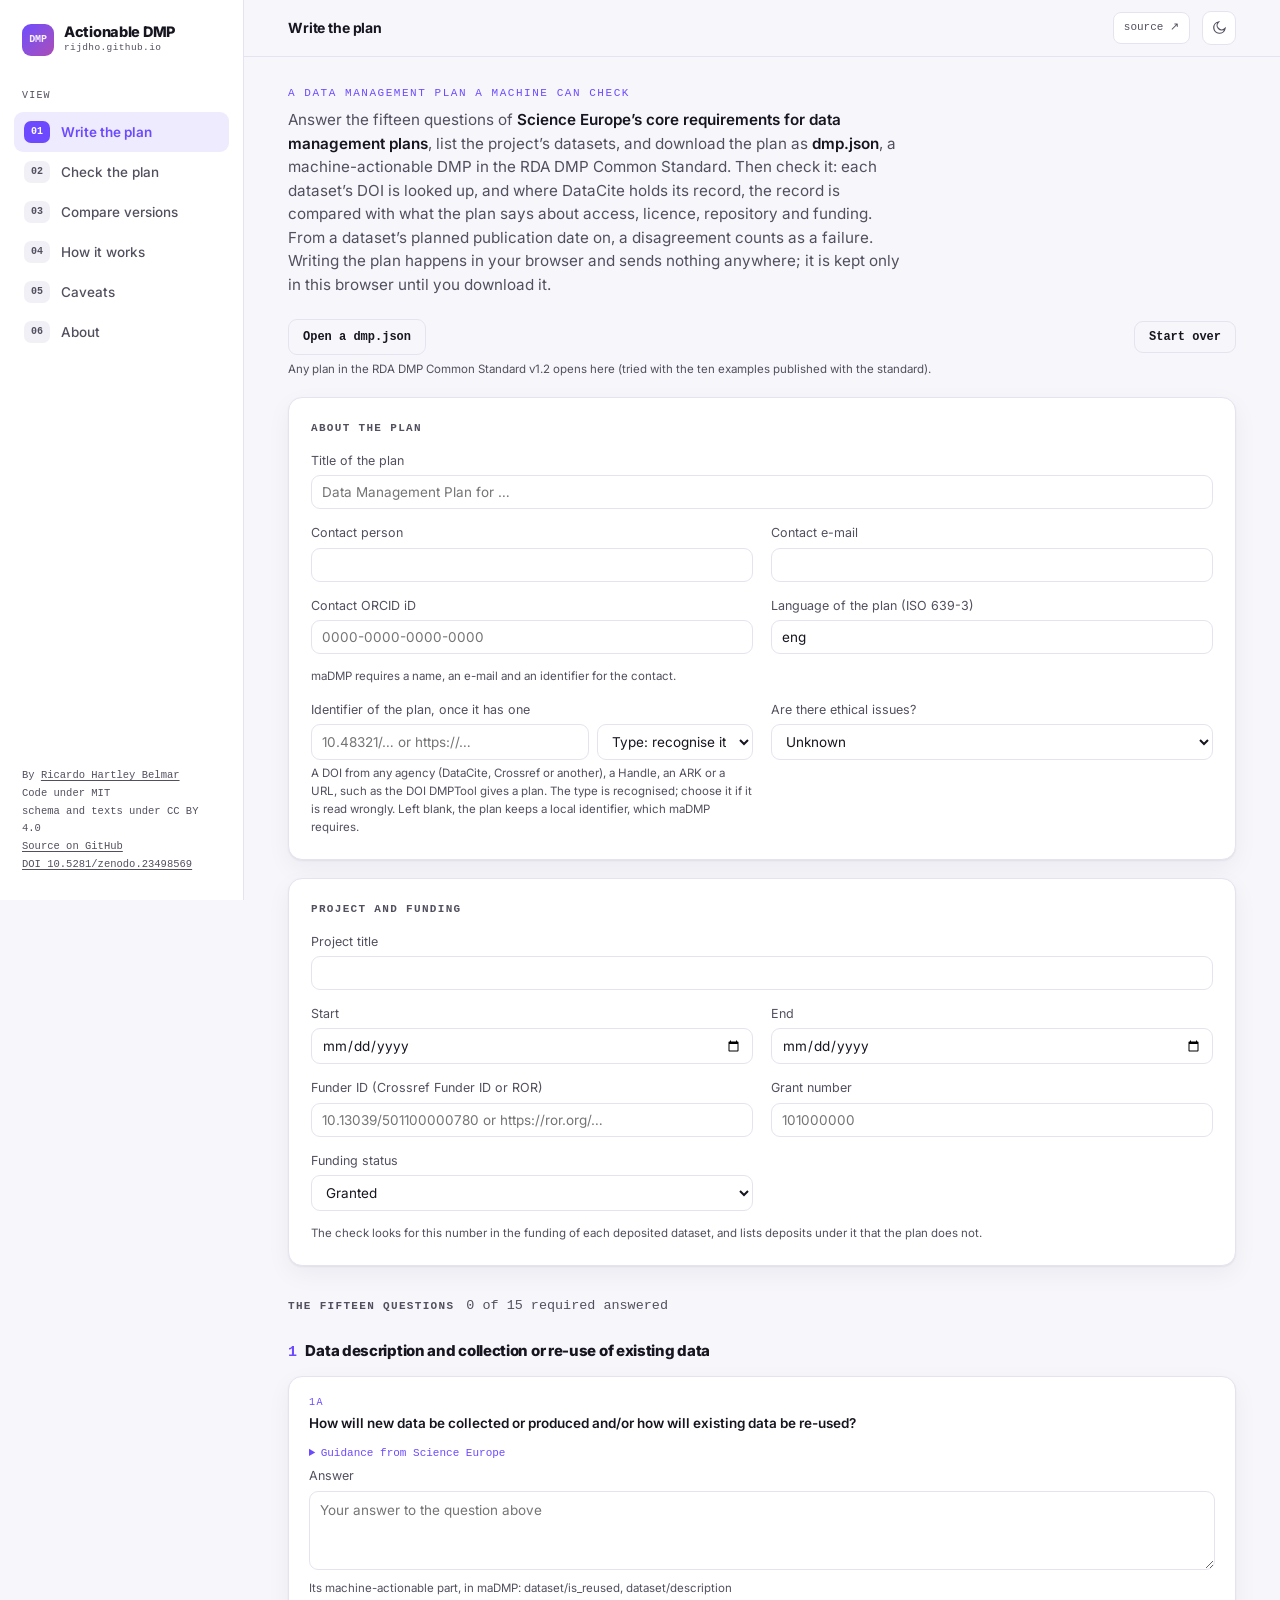
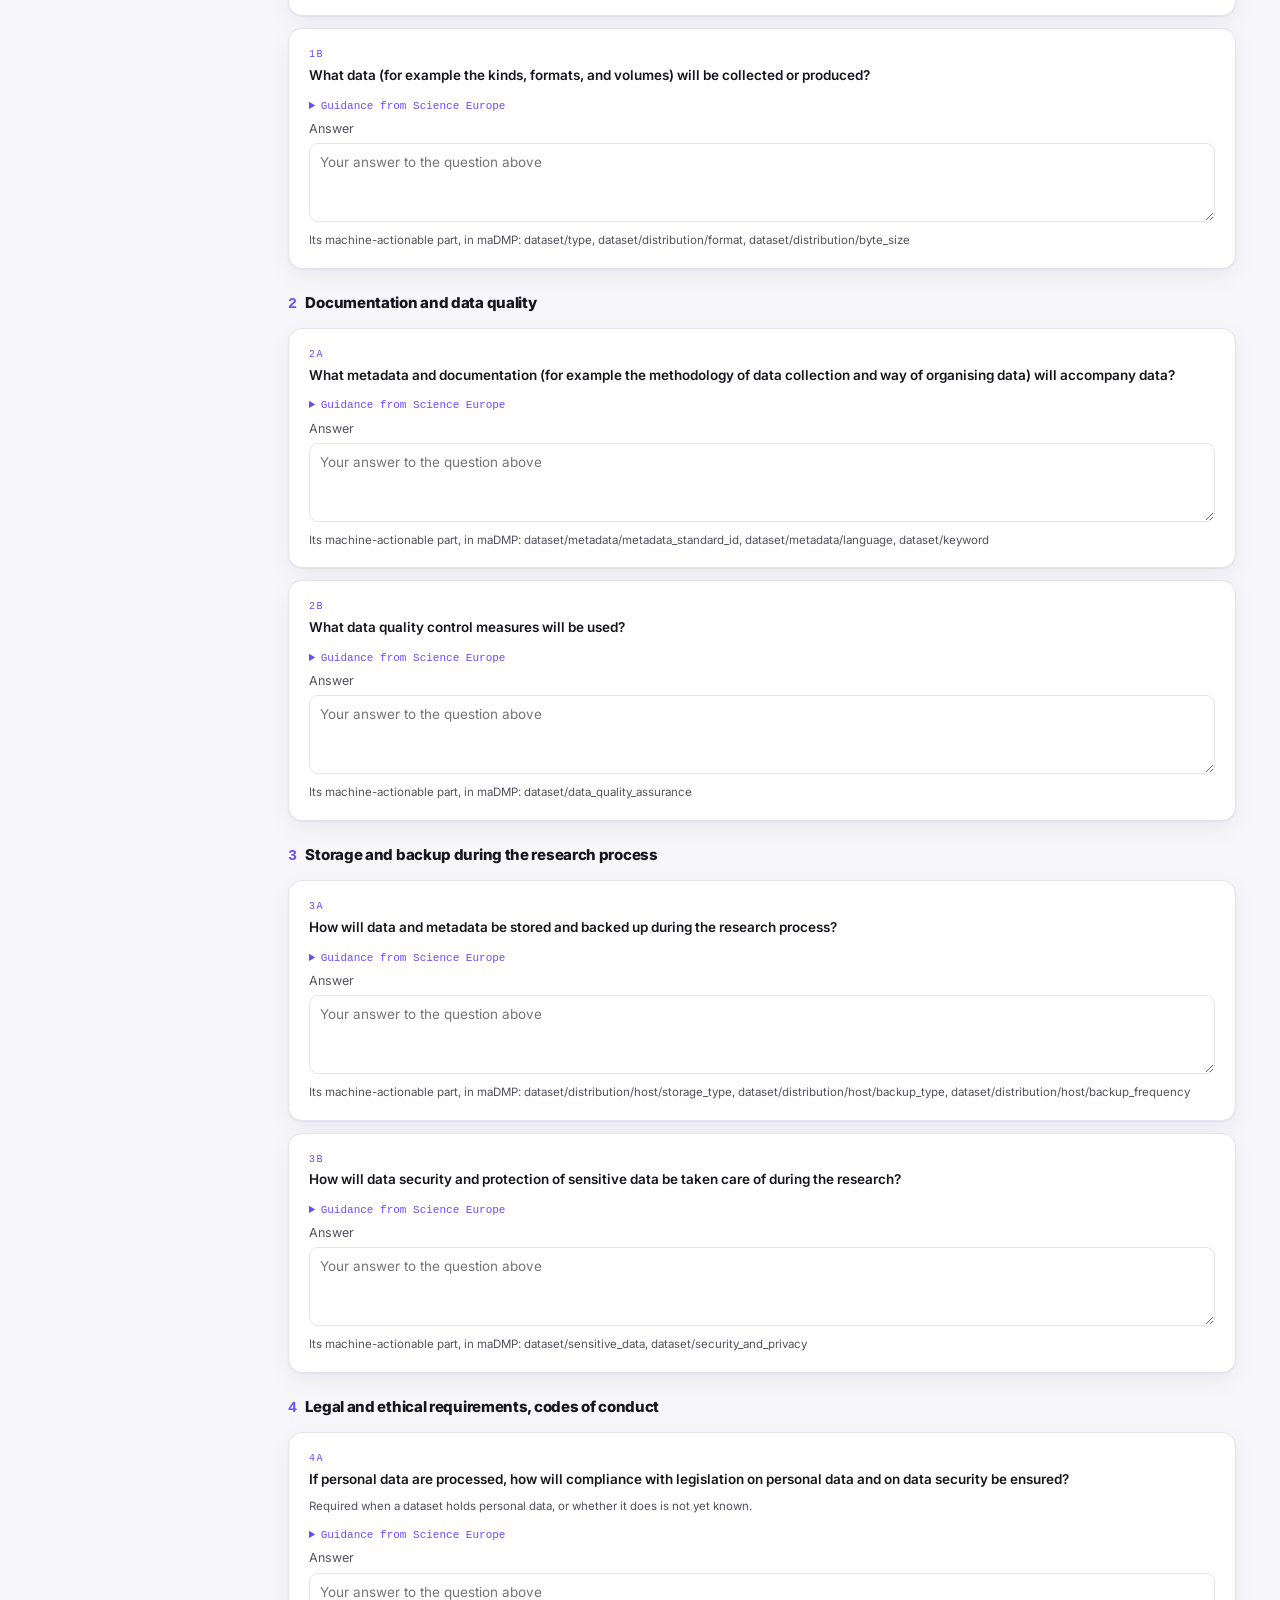
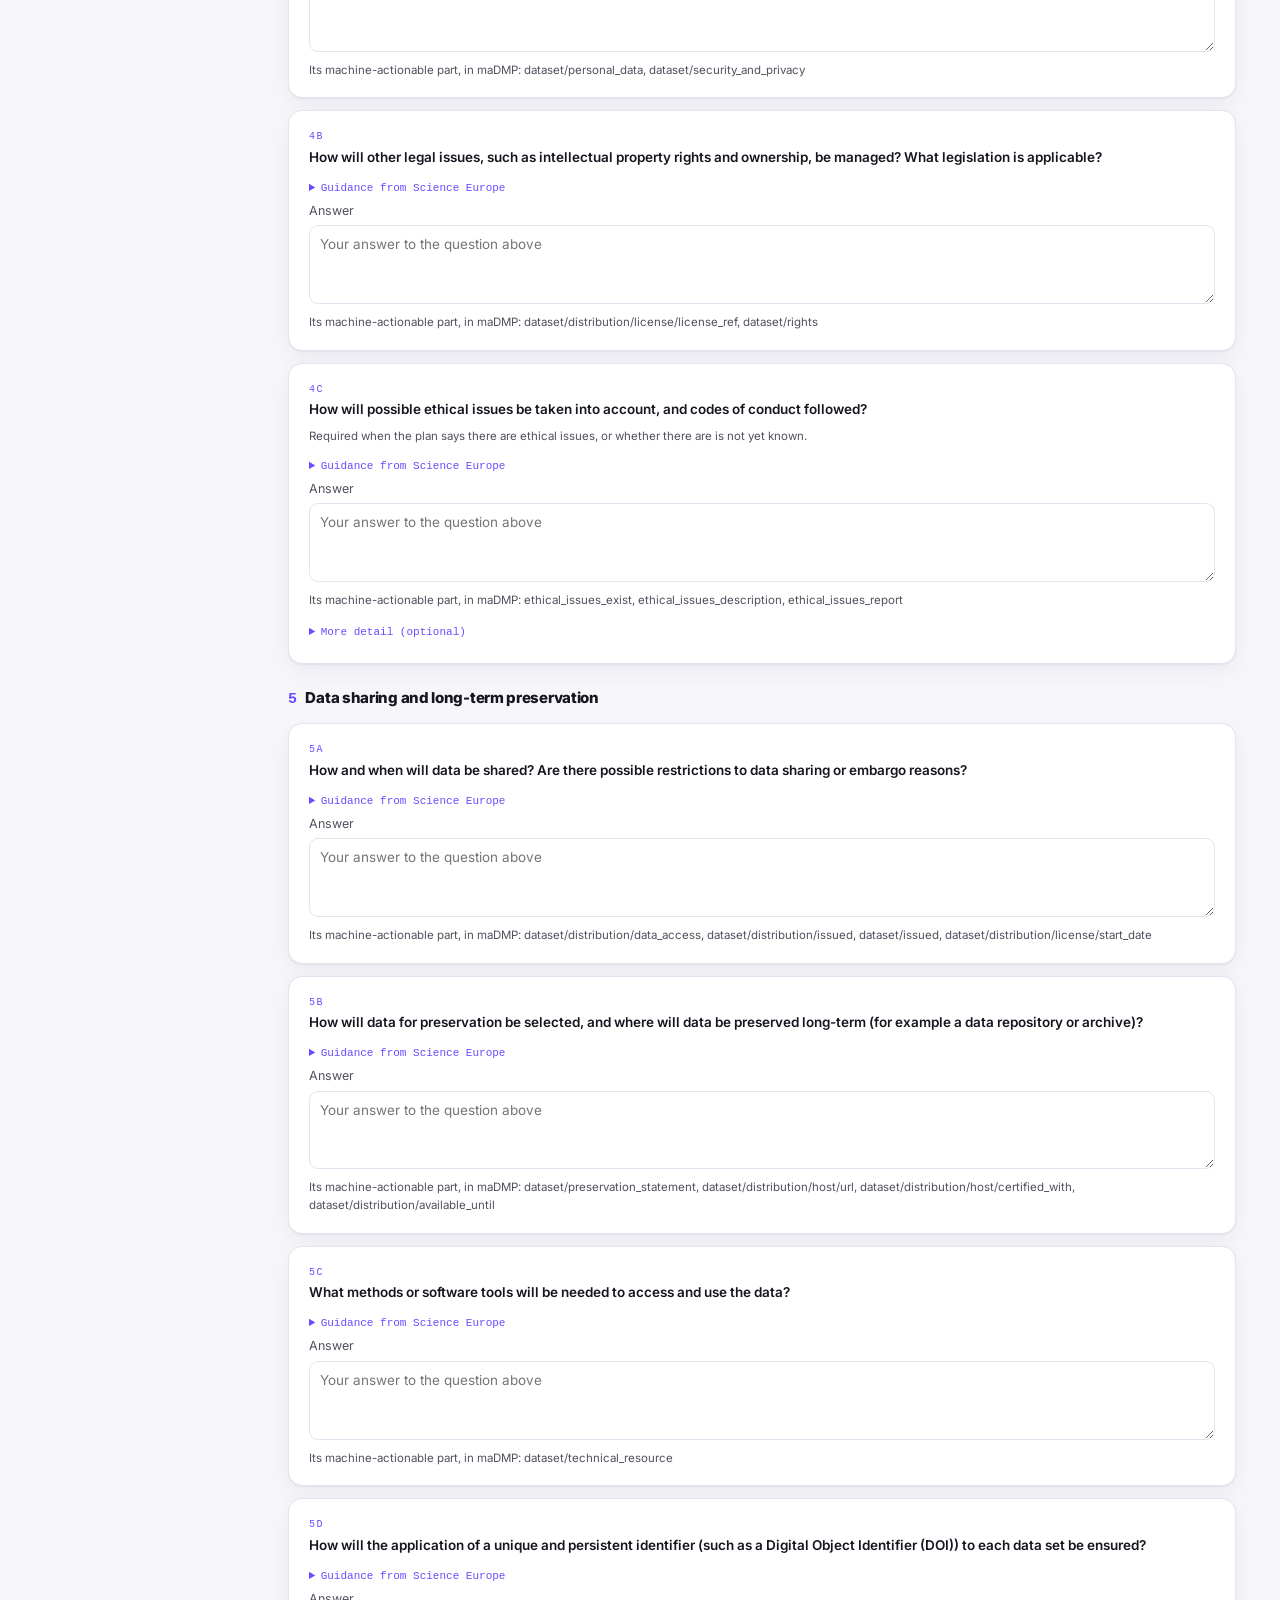
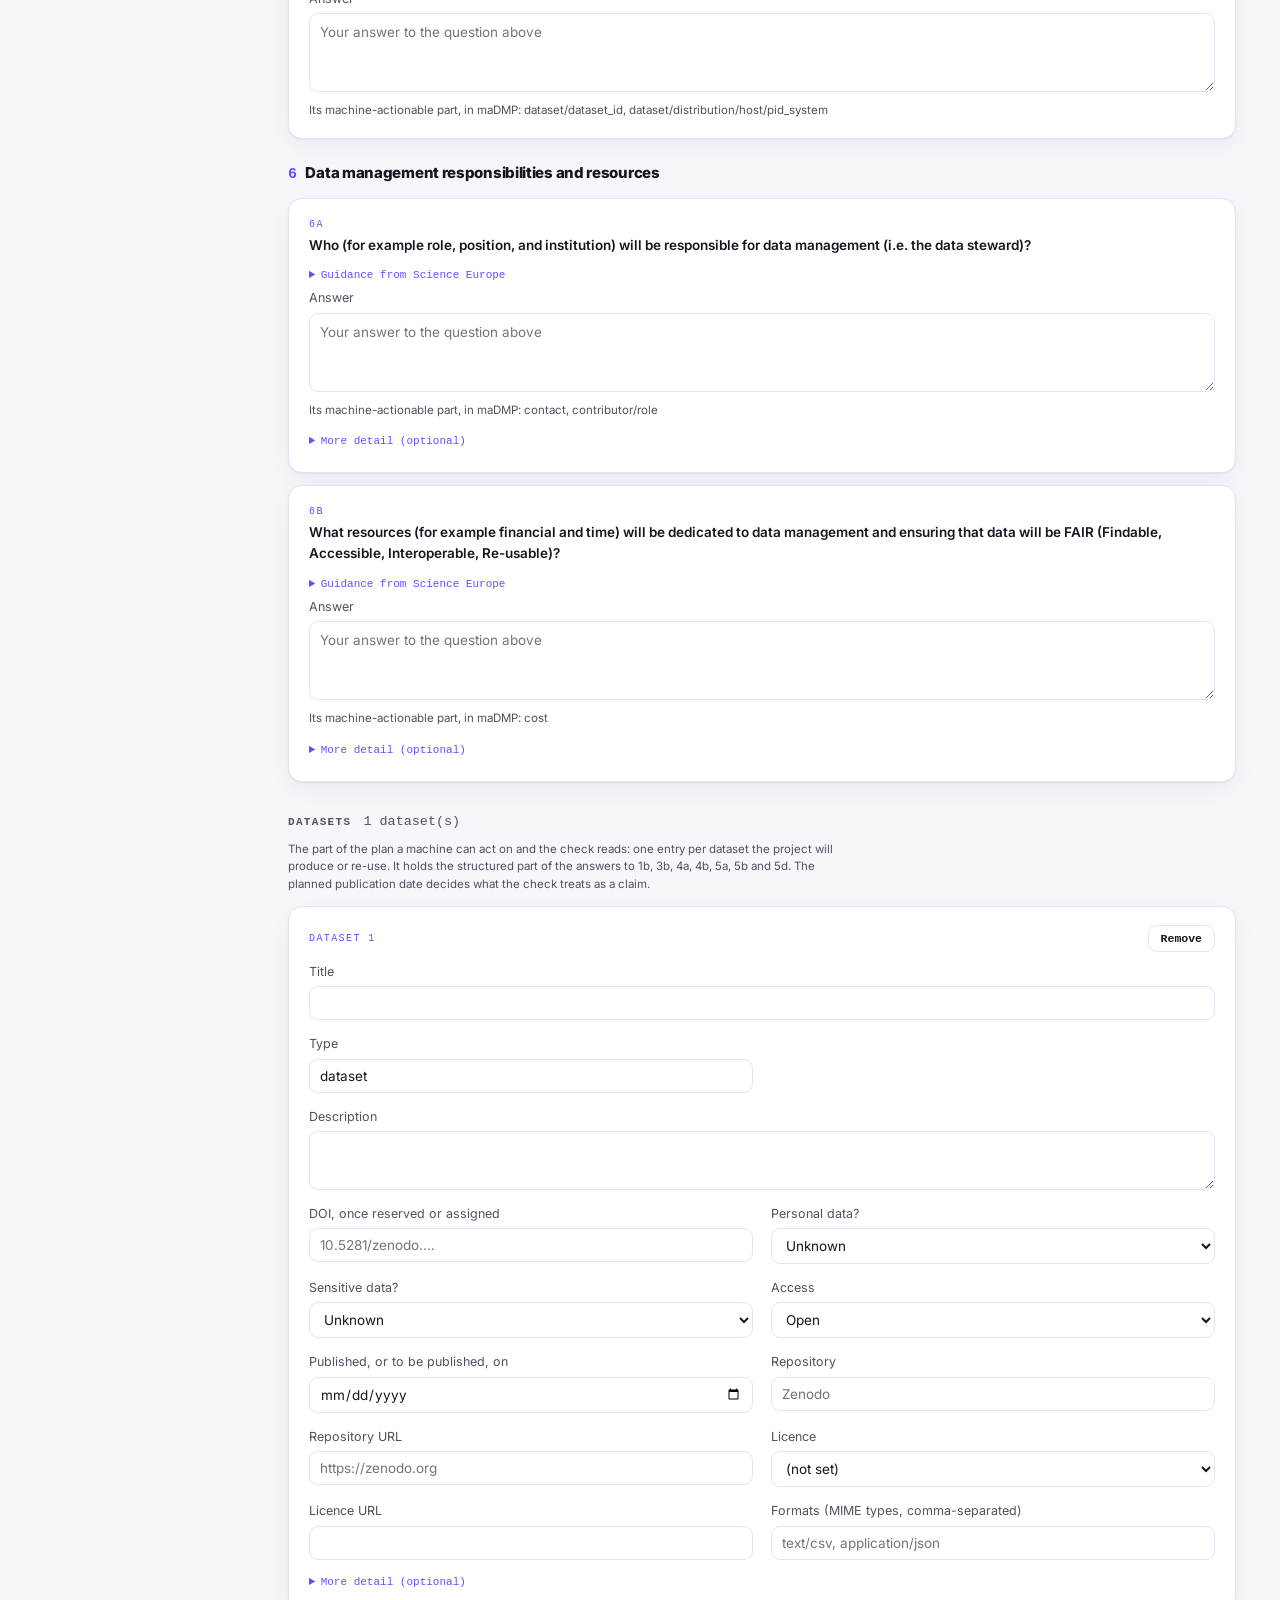
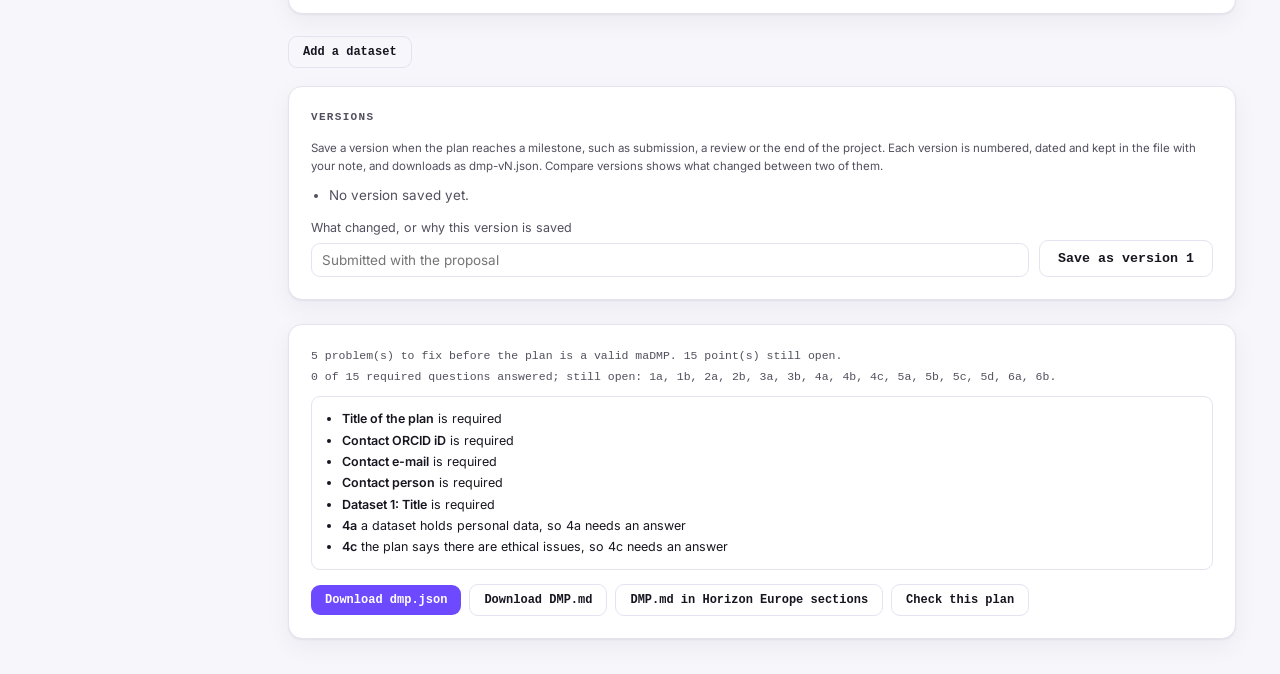
<file: index.html>
<!doctype html>
<html lang="en">
<head>
  <meta charset="utf-8" />
  <meta name="viewport" content="width=device-width, initial-scale=1" />
  <!-- Writing a plan touches no network at all; checking one talks to DataCite and, only for a
       DOI that DataCite does not hold, to doi.org, to ask who registered it. Saying so in a policy the browser enforces turns that promise into a
       guarantee: a font CDN slipped in by accident, or an escape missed in a future edit, is
       blocked rather than silently working. `frame-ancestors` is ignored in a meta tag and
       GitHub Pages cannot set headers, so clickjacking is not covered here. -->
  <meta http-equiv="Content-Security-Policy" content="
    default-src 'none';
    script-src 'self';
    style-src 'self';
    font-src 'self';
    img-src 'self' data:;
    connect-src https://api.datacite.org https://doi.org;
    form-action 'none';
    base-uri 'none';
    object-src 'none'" />
  <title>Actionable DMP: a data management plan a machine can check</title>
  <meta name="description" data-i18n-attr="content:meta.description"
        content="Write a data management plan as a machine-actionable dmp.json (RDA DMP Common Standard), following Science Europe’s core requirements, and check what the plan says about its datasets against their DOI records." />
  <link rel="icon" href="data:image/svg+xml,%3Csvg xmlns='http://www.w3.org/2000/svg' viewBox='0 0 32 32'%3E%3Crect width='32' height='32' rx='7' fill='%236d4aff'/%3E%3Ctext x='16' y='21' font-size='11' text-anchor='middle' fill='%23ffffff' font-family='monospace' font-weight='bold'%3EDMP%3C/text%3E%3C/svg%3E" />
  <!-- The shared look (a synced copy of the house style), then this tool's own styles. -->
  <link rel="stylesheet" href="./house/house.css?v=21" />
  <link rel="stylesheet" href="./style.css?v=21" />
  <script src="./src/theme-boot.js?v=21"></script>
</head>
<body>
  <div class="app" id="app">
    <aside class="rail" id="rail">
      <div class="brand-mark">
        <a class="brand-glyph" href="./" tabindex="-1" aria-hidden="true"></a>
        <div>
          <p class="brand-name"><a href="./">Actionable DMP</a></p>
          <a class="brand-sub" href="https://rijdho.github.io">rijdho.github.io</a>
        </div>
      </div>
      <p class="nav-label" data-i18n="nav.label">View</p>
      <nav aria-label="View" data-i18n-attr="aria-label:nav.label">
        <button class="nav-item active" data-view="plan" type="button">
          <span class="nav-step">01</span><span data-i18n="nav.plan">Write the plan</span></button>
        <button class="nav-item" data-view="check" type="button">
          <span class="nav-step">02</span><span data-i18n="nav.check">Check the plan</span></button>
        <button class="nav-item" data-view="compare" type="button">
          <span class="nav-step">03</span><span data-i18n="nav.compare">Compare versions</span></button>
        <button class="nav-item" data-view="how" type="button">
          <span class="nav-step">04</span><span data-i18n="how.title">How it works</span></button>
        <button class="nav-item" data-view="caveats" type="button">
          <span class="nav-step">05</span><span data-i18n="caveats.title">Caveats</span></button>
        <button class="nav-item" data-view="about" type="button">
          <span class="nav-step">06</span><span data-i18n="about.title">About</span></button>
      </nav>
      <div class="rail-foot">
        <span data-i18n-html="rail.by">By Ricardo Hartley Belmar</span><br />
        <span data-i18n="rail.license.code">Code under MIT</span><br />
        <span data-i18n="rail.license.data">schema and texts under CC BY 4.0</span><br />
        <a href="https://github.com/rijdho/dmp-template" target="_blank" rel="noreferrer" data-i18n="rail.source">Source on GitHub</a><br />
        <a href="https://doi.org/10.5281/zenodo.23498569" target="_blank" rel="noreferrer">DOI 10.5281/zenodo.23498569</a>
      </div>
    </aside>
    <button class="rail-backdrop" id="rail-backdrop" type="button" tabindex="-1" aria-hidden="true"></button>
    <div class="main-col">
      <div class="cmdbar">
        <button class="menu-btn" id="menu" type="button" aria-controls="rail" aria-expanded="false"
                aria-label="Open the menu" data-i18n-attr="aria-label:ui.menu.aria">
          <svg viewBox="0 0 24 24" aria-hidden="true"><path d="M4 7h16M4 12h16M4 17h16" /></svg>
        </button>
        <h1 class="cmd-title" id="cmd-title" data-i18n="nav.plan">Write the plan</h1>
        <div class="cmd-spacer"></div>
        <nav class="langs" id="lang" aria-label="Language" data-i18n-attr="aria-label:ui.lang.aria"></nav>
        <a class="ghost-btn" href="https://github.com/rijdho/dmp-template" target="_blank" rel="noreferrer"
           data-i18n="ui.brand.source">source ↗</a>
        <button class="icon-btn" id="theme" type="button" aria-label="Toggle light/dark theme"
                data-i18n-attr="title:ui.theme.title;aria-label:ui.theme.aria">
          <svg viewBox="0 0 24 24" aria-hidden="true"><path d="M21 12.8A8.5 8.5 0 1 1 11.2 3a6.6 6.6 0 0 0 9.8 9.8Z" /></svg>
        </button>
      </div>
      <main class="content">
        <div class="content-inner">

          <!-- ── 01 Write the plan ─────────────────────────────────────────── -->
          <section class="view" data-view="plan">
            <p class="eyebrow" data-i18n="ui.brand.tagline">A data management plan a machine can check</p>
            <p class="lede" data-i18n-html="ui.lede"></p>

            <!-- Starting a plan: open an existing one, or clear this one. Finishing it is at the bottom. -->
            <div class="toolbar" id="toolbar">
              <label class="btn ghost file-btn"><span data-i18n="plan.import">Open a dmp.json</span>
                <input type="file" id="import-file" accept=".json,application/json" /></label>
              <span class="validity" id="import-status" aria-live="polite"></span>
              <div class="cmd-spacer"></div>
              <button class="btn ghost danger-quiet" id="new-plan" type="button" data-i18n="plan.new">Start over</button>
            </div>
            <p class="hint toolbar-hint" data-i18n="plan.import.hint"></p>

            <section class="panel" id="meta">
              <h2 class="panel-title" data-i18n="plan.meta.title">About the plan</h2>
              <div class="grid2">
                <label class="field span2"><span data-i18n="plan.title.label">Title of the plan</span>
                  <input class="input" data-bind="title" autocomplete="off"
                         data-i18n-attr="placeholder:plan.title.ph" placeholder="Data Management Plan for …" /></label>
                <label class="field"><span data-i18n="plan.contact.label">Contact person</span>
                  <input class="input" data-bind="contact.name" autocomplete="off" /></label>
                <label class="field"><span data-i18n="plan.mbox.label">Contact e-mail</span>
                  <input class="input" data-bind="contact.mbox" type="email" autocomplete="off" /></label>
                <label class="field"><span data-i18n="plan.orcid.label">Contact ORCID iD</span>
                  <input class="input" data-bind="contact.contact_id.identifier" autocomplete="off" spellcheck="false"
                         data-i18n-attr="placeholder:plan.orcid.ph" placeholder="0000-0000-0000-0000" /></label>
                <label class="field"><span data-i18n="plan.lang.label">Language of the plan (ISO 639-3)</span>
                  <input class="input" data-bind="language" autocomplete="off" spellcheck="false" maxlength="3" /></label>
                <p class="hint span2" data-i18n="plan.contact.hint"></p>
                <div class="field"><label for="dmp-id" data-i18n="plan.dmpId.label">Identifier of the plan, once it has one</label>
                  <div class="id-row">
                    <input class="input" id="dmp-id" data-bind="dmp_id" autocomplete="off" spellcheck="false"
                           data-i18n-attr="placeholder:plan.dmpId.ph" />
                    <select class="input id-type" id="dmp-id-type" data-bind="dmp_id_type"
                            data-i18n-attr="aria-label:plan.dmpId.typeLabel;title:plan.dmpId.typeLabel"></select>
                  </div>
                  <span class="hint" data-i18n="plan.dmpId.hint"></span></div>
                <label class="field"><span data-i18n="plan.ethics.label">Are there ethical issues?</span>
                  <select class="input" data-bind="ethical_issues_exist" id="ethics"></select></label>
              </div>
            </section>

            <section class="panel" id="project">
              <h2 class="panel-title" data-i18n="plan.project.title">Project and funding</h2>
              <div class="grid2">
                <label class="field span2"><span data-i18n="plan.project.label">Project title</span>
                  <input class="input" data-bind="project.0.title" autocomplete="off" /></label>
                <label class="field"><span data-i18n="plan.start.label">Start</span>
                  <input class="input" type="date" data-bind="project.0.start" /></label>
                <label class="field"><span data-i18n="plan.end.label">End</span>
                  <input class="input" type="date" data-bind="project.0.end" /></label>
                <label class="field"><span data-i18n="plan.funder.label">Funder ID</span>
                  <input class="input" data-bind="project.0.funding.0.funder_id.identifier" autocomplete="off" spellcheck="false"
                         data-i18n-attr="placeholder:plan.funder.ph" /></label>
                <label class="field"><span data-i18n="plan.grant.label">Grant number</span>
                  <input class="input" data-bind="project.0.funding.0.grant_id.identifier" autocomplete="off" spellcheck="false"
                         data-i18n-attr="placeholder:plan.grant.ph" /></label>
                <label class="field"><span data-i18n="plan.status.label">Funding status</span>
                  <select class="input" data-bind="project.0.funding.0.funding_status" id="funding-status"></select></label>
                <p class="hint span2" data-i18n="plan.grant.hint"></p>
              </div>
            </section>

            <div class="reqs-head">
              <h2 class="panel-title" data-i18n="plan.questions.title">The fifteen questions</h2>
              <span class="muted mono" id="q-count"></span>
            </div>
            <div id="questions"></div>

            <div class="reqs-head">
              <h2 class="panel-title" data-i18n="plan.datasets.title">Datasets</h2>
              <span class="muted mono" id="ds-count"></span>
            </div>
            <p class="hint ds-lede" data-i18n="plan.datasets.lede"></p>
            <div id="datasets"></div>
            <div class="toolbar">
              <button class="btn ghost" id="add-dataset" type="button" data-i18n="plan.datasets.add">Add a dataset</button>
            </div>

            <!-- Saving a version: a numbered, dated snapshot kept in the file. -->
            <section class="panel" id="versions">
              <h2 class="panel-title" data-i18n="ver.title">Versions</h2>
              <p class="hint" data-i18n="ver.lede"></p>
              <ul class="versions" id="ver-list"></ul>
              <p class="hint" id="ver-changed" hidden></p>
              <div class="ver-save">
                <label class="field"><span data-i18n="ver.note.label">What changed</span>
                  <input class="input" id="ver-note" autocomplete="off" data-i18n-attr="placeholder:ver.note.ph" /></label>
                <button class="btn ghost" id="ver-save" type="button"></button>
              </div>
              <span class="validity" id="ver-status" aria-live="polite"></span>
            </section>

            <!-- Finishing a plan: what is still wrong with it, then what to do with it. -->
            <section class="panel finish">
              <div class="validity" id="validity" aria-live="polite"></div>
              <div class="validity" id="completeness"></div>
              <ul class="problems" id="problems" hidden></ul>
              <div class="toolbar">
                <button class="btn" id="dl-json" type="button" data-i18n="plan.dl.json">Download dmp.json</button>
                <button class="btn ghost" id="dl-md" type="button" data-i18n="plan.dl.md">Download DMP.md</button>
                <button class="btn ghost" id="dl-md-he" type="button" data-i18n="plan.dl.mdHe">DMP.md in Horizon Europe sections</button>
                <button class="btn ghost" id="to-check" type="button" data-i18n="plan.toCheck">Check this plan</button>
              </div>
            </section>
          </section>

          <!-- ── 02 Check the plan ─────────────────────────────────────────── -->
          <section class="view" data-view="check" hidden>
            <p class="eyebrow" data-i18n="check.eyebrow">The check</p>
            <p class="lede" data-i18n-html="check.lede"></p>
            <form class="panel" id="check-form" novalidate>
              <div class="field">
                <span data-i18n="check.source.label">Plan to check</span>
                <div class="radios" role="radiogroup" data-i18n-attr="aria-label:check.source.label">
                  <label class="chk"><input type="radio" name="source" value="editor" checked />
                    <span data-i18n="check.source.editor">The plan in the editor</span></label>
                  <label class="chk"><input type="radio" name="source" value="file" />
                    <span data-i18n="check.source.file">A dmp.json file</span></label>
                </div>
              </div>
              <label class="field" id="check-file-field" hidden><span data-i18n="check.file.label">File</span>
                <input class="input" type="file" id="check-file" accept=".json,application/json" /></label>
              <div class="actions">
                <button class="btn" id="check-go" type="submit" data-i18n="check.go">Check</button>
                <span class="muted" id="check-status" aria-live="polite"></span>
              </div>
              <div class="msg" id="check-error" hidden></div>
            </form>

            <section class="panel" id="check-results" hidden aria-live="polite">
              <div class="panel-h">
                <h2 class="panel-title" data-i18n="check.results">Result</h2>
                <span class="muted mono" id="check-of"></span>
              </div>
              <div class="result-actions">
                <button class="btn ghost small" id="dl-report" type="button" data-i18n="check.dlReport">Download report (.md)</button>
                <button class="btn ghost small" id="to-editor" type="button" hidden data-i18n="check.toEditor">Open this plan in the editor</button>
              </div>
              <div class="stats" id="check-stats"></div>
              <div class="notes" id="check-notes"></div>
              <ul class="problems" id="check-problems" hidden></ul>
              <div id="check-plan"></div>
              <div id="check-list"></div>
              <div id="check-unlisted"></div>
            </section>

            <section class="panel">
              <h2 class="panel-title" data-i18n="check.action.title">Run the same check in CI</h2>
              <p class="hint" data-i18n="check.action.lede"></p>
              <pre class="code"><code>on:
  schedule: [{ cron: '0 6 * * 1' }]
jobs:
  dmp:
    runs-on: ubuntu-latest
    steps:
      - uses: actions/checkout@v4
      - uses: rijdho/dmp-template@main
        with:
          plan: dmp.json</code></pre>
            </section>
          </section>

          <!-- ── 03 Compare versions ───────────────────────────────────────── -->
          <section class="view" data-view="compare" hidden>
            <p class="eyebrow" data-i18n="cmp.eyebrow">Versions</p>
            <p class="lede" data-i18n="cmp.lede"></p>
            <form class="panel" id="cmp-form" novalidate>
              <label class="field"><span data-i18n="cmp.before.label">Earlier version</span>
                <input class="input" type="file" id="cmp-before" accept=".json,application/json" /></label>
              <div class="field">
                <span data-i18n="cmp.after.label">Later version</span>
                <div class="radios" role="radiogroup" data-i18n-attr="aria-label:cmp.after.label">
                  <label class="chk"><input type="radio" name="cmp-after" value="editor" checked />
                    <span data-i18n="cmp.after.editor">The plan in the editor</span></label>
                  <label class="chk"><input type="radio" name="cmp-after" value="file" />
                    <span data-i18n="cmp.after.file">Another dmp.json file</span></label>
                </div>
              </div>
              <label class="field" id="cmp-after-field" hidden><span data-i18n="cmp.after.file">File</span>
                <input class="input" type="file" id="cmp-after-file" accept=".json,application/json" /></label>
              <div class="actions">
                <button class="btn" type="submit" data-i18n="cmp.go">Compare</button>
              </div>
              <div class="msg" id="cmp-error" hidden></div>
            </form>
            <section class="panel" id="cmp-results" hidden aria-live="polite">
              <div class="panel-h">
                <h2 class="panel-title" data-i18n="cmp.results">Changes</h2>
                <span class="muted mono" id="cmp-of"></span>
              </div>
              <div class="result-actions">
                <button class="btn ghost small" id="cmp-dl" type="button" data-i18n="cmp.dl">Download the changes (.md)</button>
              </div>
              <div id="cmp-delays"></div>
              <ul class="changes" id="cmp-list"></ul>
            </section>
          </section>

          <!-- ── 04 How it works ───────────────────────────────────────────── -->
          <section class="view prose" data-view="how" hidden>
            <p class="eyebrow" data-i18n="how.eyebrow">Method</p>
            <p class="lede" data-i18n="how.lede"></p>
            <h2 data-i18n="how.q.title">Six requirements, fifteen questions</h2>
            <p data-i18n-html="how.q.body"></p>
            <div class="tablewrap"><table class="req-table" id="q-table"></table></div>
            <h2 data-i18n="how.req.title">Required and optional</h2>
            <p data-i18n-html="how.req.body"></p>
            <h2 data-i18n="how.claim.title">When a statement becomes a claim</h2>
            <p data-i18n-html="how.claim.body"></p>
            <h2 data-i18n="how.checks.title">What is compared</h2>
            <p data-i18n-html="how.checks.body"></p>
            <h2 data-i18n="how.file.title">The file</h2>
            <p data-i18n-html="how.file.body"></p>
            <p><a href="./schema/dmp.schema.json" target="_blank" rel="noreferrer">schema/dmp.schema.json</a>
              · <a href="./schema/maDMP-schema-1.2.json" target="_blank" rel="noreferrer">schema/maDMP-schema-1.2.json</a></p>
            <h2 data-i18n="how.versions.title">Versions</h2>
            <p data-i18n-html="how.versions.body"></p>
            <h2 data-i18n="how.guide.title">Where the guide words a question twice</h2>
            <p data-i18n-html="how.guide.body"></p>
            <h2 data-i18n="how.cli.title">The same check on the command line and in CI</h2>
            <pre class="code"><code>node bin/dmp-check.mjs [dmp.json] [--strict] [--offline] [--no-unlisted] [--format text|md|json]</code></pre>
            <h2 data-i18n="how.related.title">Related work</h2>
            <p data-i18n-html="how.related.body"></p>
          </section>

          <!-- ── 05 Caveats ────────────────────────────────────────────────── -->
          <section class="view prose" data-view="caveats" hidden>
            <p class="eyebrow" data-i18n="caveats.eyebrow">Limits</p>
            <p class="lede" data-i18n="caveats.lede"></p>
            <ul class="caveats">
              <li data-i18n-html="caveats.1"></li>
              <li data-i18n-html="caveats.2"></li>
              <li data-i18n-html="caveats.3"></li>
              <li data-i18n-html="caveats.4"></li>
              <li data-i18n-html="caveats.5"></li>
              <li data-i18n-html="caveats.6"></li>
            </ul>
          </section>

          <!-- ── 06 About ──────────────────────────────────────────────────── -->
          <section class="view prose" data-view="about" hidden>
            <p class="eyebrow" data-i18n="about.eyebrow">About</p>
            <p data-i18n-html="about.p1"></p>
            <p data-i18n-html="about.p2"></p>
            <p data-i18n-html="about.p3"></p>
          </section>

        </div>
      </main>
    </div>
  </div>
  <script type="module" src="./src/app.js?v=21"></script>
</body>
</html>
</file>
<file: house/house.css>
/* house-style 1.0.4
   The "violet" design language shared by rijdho's public tools (fair-repo-audit, coara-action-planner,
   orcid-finder, chilean-altoutputs), ported from the cris-eilein house style. This file is the ORIGINAL:
   projects keep an exact copy (synced by their `sync-house` script) and a test fails if the copy drifts.
   Edit here, bump the version, sync into each project, redeploy it.

   Layers, top to bottom:
     1. fonts          self-hosted Inter Variable (./fonts): never a font CDN
     2. tokens         palette (light, dark, and the OS preference before JS runs)
     3. interface      stable names components and charts read (--bg, --text, --accent...)
     4. base           body, headings, links, focus, scrollbars
     5. shell          rail + command bar + content, with a drawer below 880px
     6. components     eyebrow, lede, card, buttons, language switch, site footer
   Data colours (the FAIR categorical and level palettes) live in the tokens, kept apart from the
   chrome and validated for colour-vision deficiency against each mode's card surface. */

/* ── 1. Fonts ─────────────────────────────────────────────────────────────── */
@font-face {
  font-family: "Inter Variable"; font-style: normal; font-display: swap; font-weight: 100 900;
  src: url("./fonts/inter-latin-wght-normal.woff2") format("woff2-variations");
  unicode-range: U+0000-00FF, U+0131, U+0152-0153, U+02BB-02BC, U+02C6, U+02DA, U+02DC, U+0304, U+0308, U+0329, U+2000-206F, U+2074, U+20AC, U+2122, U+2191, U+2193, U+2212, U+2215, U+FEFF, U+FFFD;
}
@font-face {
  font-family: "Inter Variable"; font-style: normal; font-display: swap; font-weight: 100 900;
  src: url("./fonts/inter-latin-ext-wght-normal.woff2") format("woff2-variations");
  unicode-range: U+0100-02BA, U+02BD-02C5, U+02C7-02CC, U+02CE-02D7, U+02DD-02FF, U+0304, U+0308, U+0329, U+1D00-1DBF, U+1E00-1E9F, U+1EF2-1EFF, U+2020, U+20A0-20AB, U+20AD-20C0, U+2113, U+2C60-2C7F, U+A720-A7FF;
}

/* ── 2. Tokens ────────────────────────────────────────────────────────────── */
:root {
  --paper: #f7f6fb;
  --surface: #ffffff;
  --surface-2: #f1f0f7;
  --surface-3: #eae8f3;
  --ink: #17151f;
  --ink-2: #52505e;
  --hairline: #e5e3ef;
  --hair: #edecf5;
  --brand: #6d4aff;
  --brand-soft: #eeebff;
  --accent-ink: #ffffff;
  --shadow: 0 1px 2px rgba(23, 21, 31, 0.06), 0 8px 24px rgba(23, 21, 31, 0.05);
  --r: 14px;
  --r-sm: 9px;
  --disp: "Inter Variable", "Inter", "Helvetica Neue", Helvetica, Arial, system-ui, sans-serif;
  --body-f: "Inter Variable", "Inter", system-ui, -apple-system, "Segoe UI", Roboto, sans-serif;
  --mono: ui-monospace, "SF Mono", "JetBrains Mono", Menlo, Consolas, monospace;

  /* data palette: FAIR categorical + levels */
  --f-F: #2f7bd0; --f-A: #b56c1f; --f-I: #1f9670; --f-R: #b3559a;
  --lvl-hi: #1f9670; --lvl-mid: #c08519; --lvl-lo: #c0463d;
  --lvl-hi-ink: #1f9670; --lvl-mid-ink: #c08519; --lvl-lo-ink: #c0463d;
}
:root[data-theme="dark"] {
  --paper: #121118;
  --surface: #1b1a22;
  --surface-2: #232230;
  --surface-3: #2c2a3a;
  --ink: #eceaf3;
  --ink-2: #a9a7b5;
  --hairline: #2c2a38;
  --hair: #262432;
  --brand: #8b7bff;
  --brand-soft: #221f35;
  --accent-ink: #121118;
  --shadow: 0 1px 2px rgba(0, 0, 0, 0.4), 0 10px 30px rgba(0, 0, 0, 0.35);
  --f-F: #3f8fe0; --f-A: #c67d30; --f-I: #2aa87a; --f-R: #c46bad;
  /* fills darkened into the dark lightness band; inks kept lighter for text */
  --lvl-hi: #2aa87a; --lvl-mid: #c08519; --lvl-lo: #bd4740;
  --lvl-hi-ink: #2aa87a; --lvl-mid-ink: #d99a2b; --lvl-lo-ink: #d1544b;
}
/* Before JS stamps data-theme, follow the OS preference. */
@media (prefers-color-scheme: dark) {
  :root:not([data-theme="light"]) {
    --paper: #121118;
    --surface: #1b1a22;
    --surface-2: #232230;
    --surface-3: #2c2a3a;
    --ink: #eceaf3;
    --ink-2: #a9a7b5;
    --hairline: #2c2a38;
    --hair: #262432;
    --brand: #8b7bff;
    --brand-soft: #221f35;
    --accent-ink: #121118;
    --shadow: 0 1px 2px rgba(0, 0, 0, 0.4), 0 10px 30px rgba(0, 0, 0, 0.35);
    --f-F: #3f8fe0; --f-A: #c67d30; --f-I: #2aa87a; --f-R: #c46bad;
    --lvl-hi: #2aa87a; --lvl-mid: #c08519; --lvl-lo: #bd4740;
    --lvl-hi-ink: #2aa87a; --lvl-mid-ink: #d99a2b; --lvl-lo-ink: #d1544b;
  }
}

/* ── 3. Interface (stable names; map a project's own names onto these) ────── */
:root {
  --bg: var(--paper);
  --surface-alt: var(--surface-2);
  --border: var(--hairline);
  --text: var(--ink);
  --muted: var(--ink-2);
  --accent: var(--brand);
  --track: var(--surface-3);
  --sans: var(--body-f);
}

/* ── 4. Base ──────────────────────────────────────────────────────────────── */
* { box-sizing: border-box; }
html { -webkit-text-size-adjust: 100%; }
body { margin: 0; font-family: var(--sans); background: var(--bg); color: var(--text);
  line-height: 1.5; font-size: 15px; -webkit-font-smoothing: antialiased;
  transition: background 0.2s, color 0.2s; }
a { color: var(--accent); text-underline-offset: 2px; }
code { font-family: var(--mono); font-size: .9em; }
.mono { font-family: var(--mono); }
h1, h2, h3 { font-family: var(--disp); font-weight: 800; letter-spacing: -0.02em; text-wrap: balance; }
::selection { background: var(--brand); color: #fff; }
:focus-visible { outline: 2px solid var(--brand); outline-offset: 2px; border-radius: 4px; }
::-webkit-scrollbar { width: 8px; height: 8px; }
::-webkit-scrollbar-thumb { background: var(--surface-3); border-radius: 4px; }
::-webkit-scrollbar-thumb:hover { background: var(--ink-2); }
::-webkit-scrollbar-track { background: transparent; }

/* ── 5. Shell: rail + command bar ─────────────────────────────────────────── */
.app { display: grid; grid-template-columns: 244px 1fr; min-height: 100vh; }

.rail { background: var(--surface); border-right: 1px solid var(--hairline);
  display: flex; flex-direction: column; gap: 2px;
  padding: 18px 14px; position: sticky; top: 0; height: 100vh; }
.brand-mark { display: flex; align-items: center; gap: 10px; padding: 6px 8px 20px; text-decoration: none; }
/* The glyph's letters come from the project: style="--glyph: 'F'" on the element. */
.brand-glyph { width: 32px; height: 32px; border-radius: 9px; flex: none; position: relative;
  background: linear-gradient(135deg, var(--brand), color-mix(in oklab, var(--brand), #db2777 55%)); }
.brand-glyph::after { content: var(--glyph, ""); position: absolute; inset: 0; display: grid; place-items: center;
  font-family: var(--mono); font-size: 13px; font-weight: 700; color: rgba(255, 255, 255, 0.92); }
.brand-name { font-family: var(--disp); font-weight: 800; letter-spacing: -0.02em; font-size: 14.5px;
  line-height: 1.05; color: var(--ink); margin: 0; }
.brand-sub { font-family: var(--mono); font-size: 9.5px; color: var(--ink-2); letter-spacing: .04em; margin-top: 2px; }
/* The site line under the name links to rijdho.github.io in every tool (1.0.2). */
a.brand-sub { display: block; text-decoration: none; }
a.brand-sub:hover { color: var(--brand); text-decoration: underline; }
/* The icon and the name link to the tool's own start page (1.0.3). */
a.brand-glyph { display: block; }
.brand-name a { color: inherit; text-decoration: none; }
.brand-name a:hover { color: var(--brand); }
/* The family line under the site line: "Part of Metaudits" (1.0.4). */
.brand-family { font-family: var(--mono); font-size: 9.5px; color: var(--ink-2); letter-spacing: .04em; margin: 2px 0 0; }
.brand-family a { color: inherit; text-decoration: none; }
.brand-family a:hover { color: var(--brand); text-decoration: underline; }

.nav-label { font-family: var(--mono); font-size: 10px; letter-spacing: .12em; text-transform: uppercase;
  color: var(--ink-2); padding: 10px 8px 6px; }
.nav-item { display: flex; align-items: center; gap: 11px; padding: 9px 10px; border-radius: var(--r-sm);
  color: var(--ink-2); border: none; background: none; width: 100%; text-align: left; cursor: pointer;
  font-family: var(--body-f); font-size: 13.5px; font-weight: 500; text-decoration: none; }
.nav-item:hover { background: var(--surface-2); color: var(--ink); }
.nav-item.active { background: var(--brand-soft); color: var(--brand); font-weight: 600; }
.nav-step { width: 26px; height: 22px; border-radius: 7px; flex: none; display: grid; place-items: center;
  font-family: var(--mono); font-size: 10px; font-weight: 600;
  background: var(--surface-2); color: var(--ink-2); }
.nav-item.active .nav-step { background: var(--brand); color: #fff; }
.rail-foot { margin-top: auto; font-family: var(--mono); font-size: 10.5px; color: var(--ink-2);
  padding: 8px; line-height: 1.7; }
.rail-foot a { color: var(--ink-2); }
.rail-foot a:hover { color: var(--brand); }

.main-col { min-width: 0; display: flex; flex-direction: column; }
/* Content column anchored to the rail: one shared left gutter with the command bar. */
.content { padding: 28px 44px 40px; flex: 1; }
.content-inner { max-width: 980px; margin: 0; }

.cmdbar { position: sticky; top: 0; z-index: 30; display: flex; align-items: center; gap: 12px;
  padding: 11px 44px; background: color-mix(in oklab, var(--paper), transparent 8%);
  backdrop-filter: saturate(1.4) blur(10px); border-bottom: 1px solid var(--hairline); }
.cmd-title { font-family: var(--disp); font-weight: 700; font-size: 14px; letter-spacing: -0.01em; color: var(--ink); }
.cmd-spacer { flex: 1; }

.menu-btn { display: none; align-items: center; justify-content: center; width: 36px; height: 36px; flex: none;
  border: 1px solid var(--hairline); border-radius: var(--r-sm); background: var(--surface); color: var(--ink); cursor: pointer; }
.menu-btn svg { width: 17px; height: 17px; stroke: currentColor; fill: none; stroke-width: 1.8; }
.rail-backdrop { display: none; }

@media (max-width: 880px) {
  .app { grid-template-columns: 1fr; }
  .rail { position: fixed; top: 0; left: -280px; width: 260px; height: 100vh; overflow-y: auto; z-index: 60; transition: left 0.2s ease; }
  .app.rail-open .rail { left: 0; box-shadow: 0 0 40px rgba(0, 0, 0, 0.25); }
  .app.rail-open .rail-backdrop { display: block; position: fixed; inset: 0; z-index: 55; border: none; background: rgba(0, 0, 0, 0.35); }
  .menu-btn { display: inline-flex; }
  .content { padding: 20px 16px 32px; }
  .cmdbar { padding: 11px 14px; }
  .site-foot { padding: 18px 16px 28px; }
}
/* Phones: the command bar keeps menu, title, languages and theme; the source link, always repeated in
   the house footer, steps out so nothing is pushed past the edge. Buttons never shrink. */
.menu-btn, .icon-btn, .ghost-btn, .langs { flex: none; }
.cmd-title { min-width: 0; overflow: hidden; text-overflow: ellipsis; white-space: nowrap; }
@media (max-width: 480px) {
  .cmdbar { gap: 8px; }
  .cmdbar .ghost-btn { display: none; }
}

/* ── 6. Components ────────────────────────────────────────────────────────── */
.eyebrow { font-family: var(--mono); font-size: 11px; letter-spacing: .14em; text-transform: uppercase;
  color: var(--brand); }
.lede { color: var(--muted); font-size: .95rem; max-width: 62ch; margin-top: 6px; }
.lede b, .lede strong { color: var(--text); font-weight: 600; }
.muted { color: var(--muted); font-size: .84rem; }

.card { background: var(--surface); border: 1px solid var(--border); border-radius: var(--r); padding: 22px;
  box-shadow: var(--shadow); }
.card h3 { margin: 0 0 15px; font-size: .8rem; font-family: var(--mono); letter-spacing: .04em;
  text-transform: uppercase; color: var(--muted); font-weight: 600; }

.icon-btn { width: 34px; height: 34px; border-radius: var(--r-sm); border: 1px solid var(--hairline);
  background: var(--surface); display: grid; place-items: center; color: var(--ink-2); cursor: pointer; }
.icon-btn:hover { color: var(--ink); border-color: var(--ink-2); }
.icon-btn svg { width: 16px; height: 16px; stroke: currentColor; fill: none; stroke-width: 1.8; }
.ghost-btn { font-family: var(--mono); font-size: 11px; color: var(--ink-2);
  border: 1px solid var(--hairline); background: var(--surface); white-space: nowrap;
  border-radius: 8px; padding: 6px 10px; cursor: pointer; text-decoration: none; }
.ghost-btn:hover { color: var(--brand); border-color: var(--ink-2); }
.btn { font-family: var(--mono); background: var(--brand); color: var(--accent-ink); border: none;
  border-radius: var(--r-sm); padding: 10px 18px; font-weight: 700; cursor: pointer; }
.btn:hover { filter: brightness(1.07); }
.btn.ghost { background: none; border: 1px solid var(--border); color: var(--text); }
.btn.ghost:hover { border-color: var(--brand); color: var(--brand); filter: none; }

/* Filter chips (pill toggles); the pressed one carries aria-pressed="true". */
.chip { font-family: var(--mono); font-size: .76rem; border: 1px solid var(--border); background: var(--surface);
  color: var(--muted); border-radius: 999px; padding: 4px 11px; cursor: pointer; }
.chip:hover { border-color: var(--brand); color: var(--brand); }
.chip[aria-pressed="true"] { border-color: var(--brand); color: var(--brand); background: var(--brand-soft); font-weight: 600; }

.langs { display: flex; gap: 1px; font-family: var(--mono); font-size: 11.5px; }
.langs button { border: none; background: none; color: var(--ink-2); padding: 5px 7px; border-radius: 6px;
  cursor: pointer; font-family: var(--mono); font-size: 11.5px; }
.langs button[aria-current="true"] { color: var(--ink); background: var(--surface-2); font-weight: 600; }

/* The house footer, the same on every tool:
     By <author> (ORCID <id>) · <licences> · Source on GitHub[ · DOI <doi>]
   The DOI item appears once the project is archived on Zenodo (concept DOI). */
.site-foot { border-top: 1px solid var(--hairline); padding: 18px 44px 28px; font-size: 12.5px;
  color: var(--muted); line-height: 1.7; }
.site-foot a { color: var(--muted); }
.site-foot a:hover { color: var(--brand); }
.site-foot .sep { margin: 0 .45em; opacity: .6; }

/* Tables inside cards */
.card table { width: 100%; border-collapse: collapse; font-size: .82rem; }
.card th { text-align: left; font-family: var(--mono); font-size: .72rem; letter-spacing: .04em; text-transform: uppercase;
  color: var(--muted); font-weight: 600; padding: 6px 8px; }
.card td { border-top: 1px solid var(--hair); padding: 6px 8px; }

@media (prefers-reduced-motion: reduce) { * { transition: none !important; animation: none !important; } }
</file>
<file: style.css>
/* Actionable DMP: the violet family house style on the rail + command-bar shell.
   The shared look (tokens, shell, components, the self-hosted Inter font) comes from
   house/house.css, a synced copy of the house style loaded first; what stays here is what
   this tool adds. Chrome is violet and never encodes meaning. The only semantic colour is the
   check's verdict (confirmed, not yet, does not match), drawn from the house level palette, and
   only verdict items carry the 3px left border. Question and dataset cards are not verdicts and
   keep the plain hairline. */


[hidden] { display: none !important; }
body { background: var(--paper); color: var(--ink); font-family: var(--body-f); line-height: 1.55; }
.eyebrow { letter-spacing: 0.14em; margin: 0; }
.brand-glyph::after { content: "DMP"; font-size: 10px; letter-spacing: -0.02em; }
.nav-label { margin: 0; }
.cmd-title { margin: 0; }
.content-inner { max-width: 980px; }
.lede { margin: 6px 0 0; }

/* ── panels and fields ── */
.panel { background: var(--surface); border: 1px solid var(--hairline); border-radius: var(--r);
  padding: 22px; margin-top: 18px; box-shadow: var(--shadow); }
.panel-h { display: flex; align-items: center; gap: 12px; flex-wrap: wrap; margin-bottom: 12px; }
.panel-h .panel-title { margin: 0; }
.btn.small { font-size: 11.5px; padding: 6px 12px; }
.result-actions { display: flex; flex-wrap: wrap; gap: 8px; margin: 0 0 14px; }
.file-link { text-decoration: none; margin-left: 4px; }
.panel-title { font-family: var(--mono); font-size: 11px; font-weight: 600; text-transform: uppercase;
  letter-spacing: 0.12em; color: var(--ink-2); margin: 0 0 14px; }
.grid2 { display: grid; grid-template-columns: 1fr 1fr; gap: 14px 18px; }
.span2 { grid-column: 1 / -1; }
.field { display: flex; flex-direction: column; gap: 5px; font-size: 12.5px; color: var(--ink-2); margin-bottom: 10px; }
.grid2 .field { margin-bottom: 0; }
.input { font-family: var(--body-f); font-size: 13.5px; color: var(--ink); background: var(--surface);
  border: 1px solid var(--hairline); border-radius: var(--r-sm); padding: 8px 10px; width: 100%; }
textarea.input { resize: vertical; line-height: 1.5; }
.input:focus { border-color: var(--brand); outline: none; box-shadow: 0 0 0 3px var(--brand-soft); }
.hint { font-size: 11.5px; color: var(--ink-2); line-height: 1.55; margin: 0; }
.chk { display: flex; align-items: center; gap: 8px; font-size: 13.5px; color: var(--ink); cursor: pointer; }
.chk input { accent-color: var(--brand); width: 15px; height: 15px; }
.radios { display: flex; gap: 16px; flex-wrap: wrap; }
.actions { display: flex; align-items: center; gap: 12px; margin-top: 6px; }
.btn:disabled { opacity: .55; cursor: progress; }
.msg { margin-top: 12px; font-size: 13px; color: var(--ink); background: var(--surface-2);
  border: 1px solid var(--hairline); border-radius: var(--r-sm); padding: 10px 12px; }
.code { background: var(--surface-2); border: 1px solid var(--hairline); border-radius: var(--r-sm);
  padding: 12px 14px; overflow-x: auto; font-size: 12.5px; margin: 10px 0 0; }

/* ── toolbar and validity ── */
.toolbar { display: flex; flex-wrap: wrap; gap: 8px; align-items: center; margin-top: 22px; }
.toolbar .btn { font-size: 12px; padding: 8px 14px; }
.file-btn { position: relative; display: inline-flex; align-items: center; }
.file-btn input { position: absolute; inset: 0; opacity: 0; cursor: pointer; width: 100%; }
.file-btn:focus-within { outline: 2px solid var(--brand); outline-offset: 2px; }
.danger-quiet { color: var(--ink-2); }
.validity { font-family: var(--mono); font-size: 11.5px; color: var(--ink-2); margin: 0; }
.finish { margin-top: 24px; }
.finish .toolbar { margin-top: 14px; }
.finish .problems { margin-top: 10px; }
.problems { margin: 8px 0 0; padding: 10px 14px 10px 30px; font-size: 12.5px; background: var(--surface);
  border: 1px solid var(--hairline); border-radius: var(--r-sm); }
.problems li { margin: 2px 0; }
.problems b { font-weight: 600; }

/* ── requirement cards ── */
.reqs-head { display: flex; align-items: baseline; gap: 12px; margin: 30px 0 0; }
.reqs-head .panel-title { margin: 0; }
.req { background: var(--surface); border: 1px solid var(--hairline); border-radius: var(--r);
  padding: 18px 20px; margin-top: 12px; box-shadow: var(--shadow); }
.req-h h3 { margin: 2px 0 6px; font-size: 16px; }
.req .eyebrow { font-size: 10px; }
.question { font-size: 13.5px; color: var(--ink); margin: 0 0 12px; font-style: italic; }
.segs { display: inline-flex; border: 1px solid var(--hairline); border-radius: var(--r-sm); overflow: hidden; flex-wrap: wrap; }
.seg { position: relative; cursor: pointer; }
.seg input { position: absolute; opacity: 0; inset: 0; margin: 0; cursor: pointer; }
.seg span { display: block; font-family: var(--mono); font-size: 11px; padding: 6px 12px; color: var(--ink-2);
  border-right: 1px solid var(--hairline); }
.seg:last-child span { border-right: none; }
.seg input:checked + span { background: var(--brand-soft); color: var(--brand); font-weight: 600; }
.seg input:focus-visible + span { outline: 2px solid var(--brand); outline-offset: -2px; }
.status-hint { margin: 6px 0 12px; }
.commit { margin-top: 4px; }
.commit summary { font-family: var(--mono); font-size: 11px; color: var(--brand); cursor: pointer; padding: 4px 0; }
.commit .hint { margin: 4px 0 12px; }

/* ── check results: the verdict palette is the only semantic colour ── */
.stats { display: grid; grid-template-columns: repeat(3, 1fr); gap: 10px; margin: 6px 0 12px; }
.stat { background: var(--surface-2); border: 1px solid var(--hairline); border-radius: var(--r-sm);
  padding: 10px 12px; font-size: 12.5px; color: var(--ink-2); }
.stat b { display: block; font-family: var(--disp); font-size: 22px; font-weight: 800; color: var(--ink); }
.notes .hint { margin: 4px 0; }
.verdict { border: 1px solid var(--hairline); border-left: 3px solid var(--ink-2); border-radius: var(--r-sm);
  padding: 10px 14px; margin-top: 8px; background: var(--surface); }
.verdict[data-verdict="evidenced"] { border-left-color: var(--lvl-hi); }
.verdict[data-verdict="pending"] { border-left-color: var(--lvl-mid); }
.verdict[data-verdict="missing"] { border-left-color: var(--lvl-lo); }
.verdict[data-verdict="skipped"], .verdict[data-verdict="unanswered"] { border-left-color: var(--hairline); }
.verdict-h { display: flex; align-items: baseline; gap: 10px; flex-wrap: wrap; }
.verdict-title { font-weight: 600; font-size: 14px; }
.tag { font-family: var(--mono); font-size: 10.5px; padding: 2px 8px; border-radius: 999px;
  background: var(--surface-2); color: var(--ink-2); }
.tag[data-verdict="evidenced"] { color: var(--lvl-hi-ink); background: color-mix(in oklab, var(--lvl-hi), transparent 88%); }
.tag[data-verdict="pending"] { color: var(--lvl-mid-ink); background: color-mix(in oklab, var(--lvl-mid), transparent 88%); }
.tag[data-verdict="missing"] { color: var(--lvl-lo-ink); background: color-mix(in oklab, var(--lvl-lo), transparent 88%); }
.checks { list-style: none; margin: 8px 0 0; padding: 0; font-size: 12.5px; }
.checks li { display: grid; grid-template-columns: 16px minmax(120px, 190px) 90px 1fr; gap: 8px; padding: 3px 0;
  border-top: 1px solid var(--hairline); align-items: baseline; }
.checks li:first-child { border-top: none; }
.mark { font-family: var(--mono); color: var(--ink-2); }
.checks li[data-outcome="evidenced"] .mark, .checks li[data-outcome="evidenced"] .chk-out { color: var(--lvl-hi-ink); }
.checks li[data-outcome="pending"] .mark, .checks li[data-outcome="pending"] .chk-out { color: var(--lvl-mid-ink); }
.checks li[data-outcome="missing"] .mark, .checks li[data-outcome="missing"] .chk-out { color: var(--lvl-lo-ink); }
.chk-out { font-size: 10.5px; color: var(--ink-2); }
.chk-det { color: var(--ink-2); overflow-wrap: anywhere; }

/* ── questions and datasets ── */
.toolbar-hint { margin-top: 6px; }
.qsection { margin-top: 8px; }
.qsection-h { font-size: 15px; margin: 22px 0 0; }
.qsection-h .mono { color: var(--brand); margin-right: 6px; }
.req .question { font-style: normal; font-weight: 600; margin: 2px 0 8px; }
.guide { margin: 6px 0 10px; padding-left: 18px; font-size: 12.5px; color: var(--ink-2); line-height: 1.55; }
.guide li { margin: 3px 0; }
.guide ul { padding-left: 16px; margin: 2px 0; }
.ds-lede { margin: 8px 0 0; max-width: 80ch; }
.ds-h { display: flex; align-items: center; justify-content: space-between; gap: 12px; margin-bottom: 10px; }
.dataset .grid2 { margin-top: 2px; }
.unlisted { margin-top: 18px; }
.unlisted .panel-title { margin-bottom: 6px; }
.deposits { margin: 8px 0 0; padding-left: 18px; font-size: 12.5px; }
.deposits li { margin: 2px 0; }
.verdict-h .file-link { font-size: 11px; }
.detail { margin-top: 10px; }
.field-title { font-family: var(--mono); font-size: 10.5px; text-transform: uppercase; letter-spacing: .08em;
  color: var(--ink-2); margin: 14px 0 6px; }
.grid4 { display: grid; grid-template-columns: repeat(4, 1fr); gap: 10px 12px; }
.grid4 .field { margin-bottom: 0; }
.row-entry { display: flex; align-items: flex-end; gap: 10px; padding: 8px 0; border-top: 1px solid var(--hairline); }
.row-entry .grid4 { flex: 1; }
.rows > .btn { margin-top: 8px; }
.when { margin: 0 0 8px; }

/* ── versions and comparison ── */
.versions { margin: 10px 0 0; padding-left: 18px; font-size: 12.5px; }
.versions li { margin: 3px 0; }
.ver-save { display: flex; align-items: flex-end; gap: 10px; margin-top: 12px; }
.ver-save .field { flex: 1; margin-bottom: 0; }
.changes { margin: 8px 0 0; padding-left: 18px; font-size: 12.5px; overflow-wrap: anywhere; }
.changes li { margin: 4px 0; }
#completeness { margin-top: 4px; }
.id-row { display: flex; gap: 8px; }
.id-row .input:first-child { flex: 1; }
.id-type { width: auto; max-width: 48%; }

/* ── reading views ── */
.prose h2 { font-size: 17px; margin: 28px 0 8px; }
.prose p, .prose li { font-size: 14px; max-width: 72ch; }
.caveats { padding-left: 18px; }
.caveats li { margin: 10px 0; }
.tablewrap { overflow-x: auto; margin-top: 12px; }
.req-table { border-collapse: collapse; font-size: 12.5px; width: 100%; background: var(--surface);
  border: 1px solid var(--hairline); border-radius: var(--r-sm); }
.req-table th { text-align: left; font-family: var(--mono); font-size: 10.5px; text-transform: uppercase;
  letter-spacing: .06em; color: var(--ink-2); padding: 8px 10px; border-bottom: 1px solid var(--hairline); }
.req-table td { padding: 7px 10px; border-top: 1px solid var(--hairline); vertical-align: top; }
.req-table .c { text-align: center; font-family: var(--mono); }
.req-table .xw code { font-size: 11px; white-space: nowrap; }
/* A format's own name keeps its capitalisation: maDMP, not MADMP. */
.req-table th.src { text-transform: none; }

@media (max-width: 880px) {
  .grid2, .grid4, .stats { grid-template-columns: 1fr; }
  .row-entry, .ver-save { flex-direction: column; align-items: stretch; }
  .checks li { grid-template-columns: 16px 1fr; }
  .checks .chk-out { display: none; }
  .checks .chk-det { grid-column: 2; }
}
</file>
